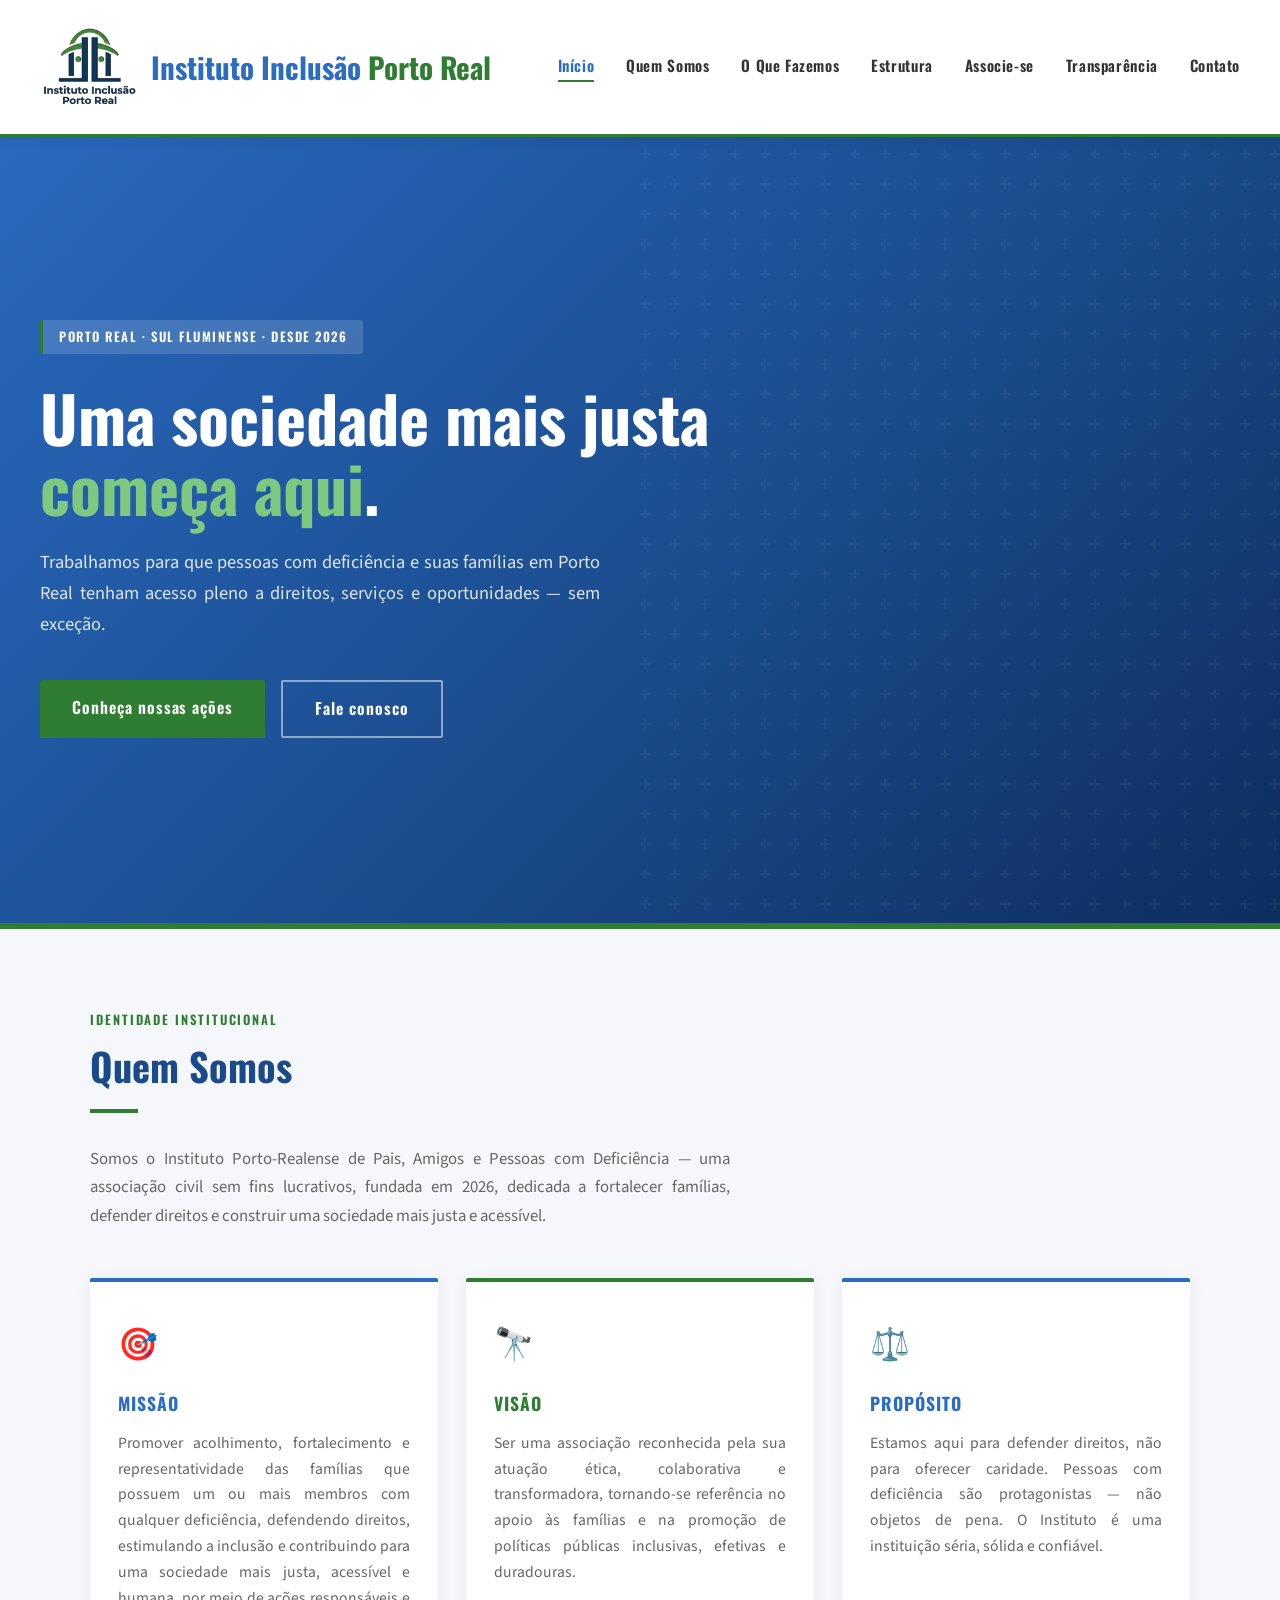
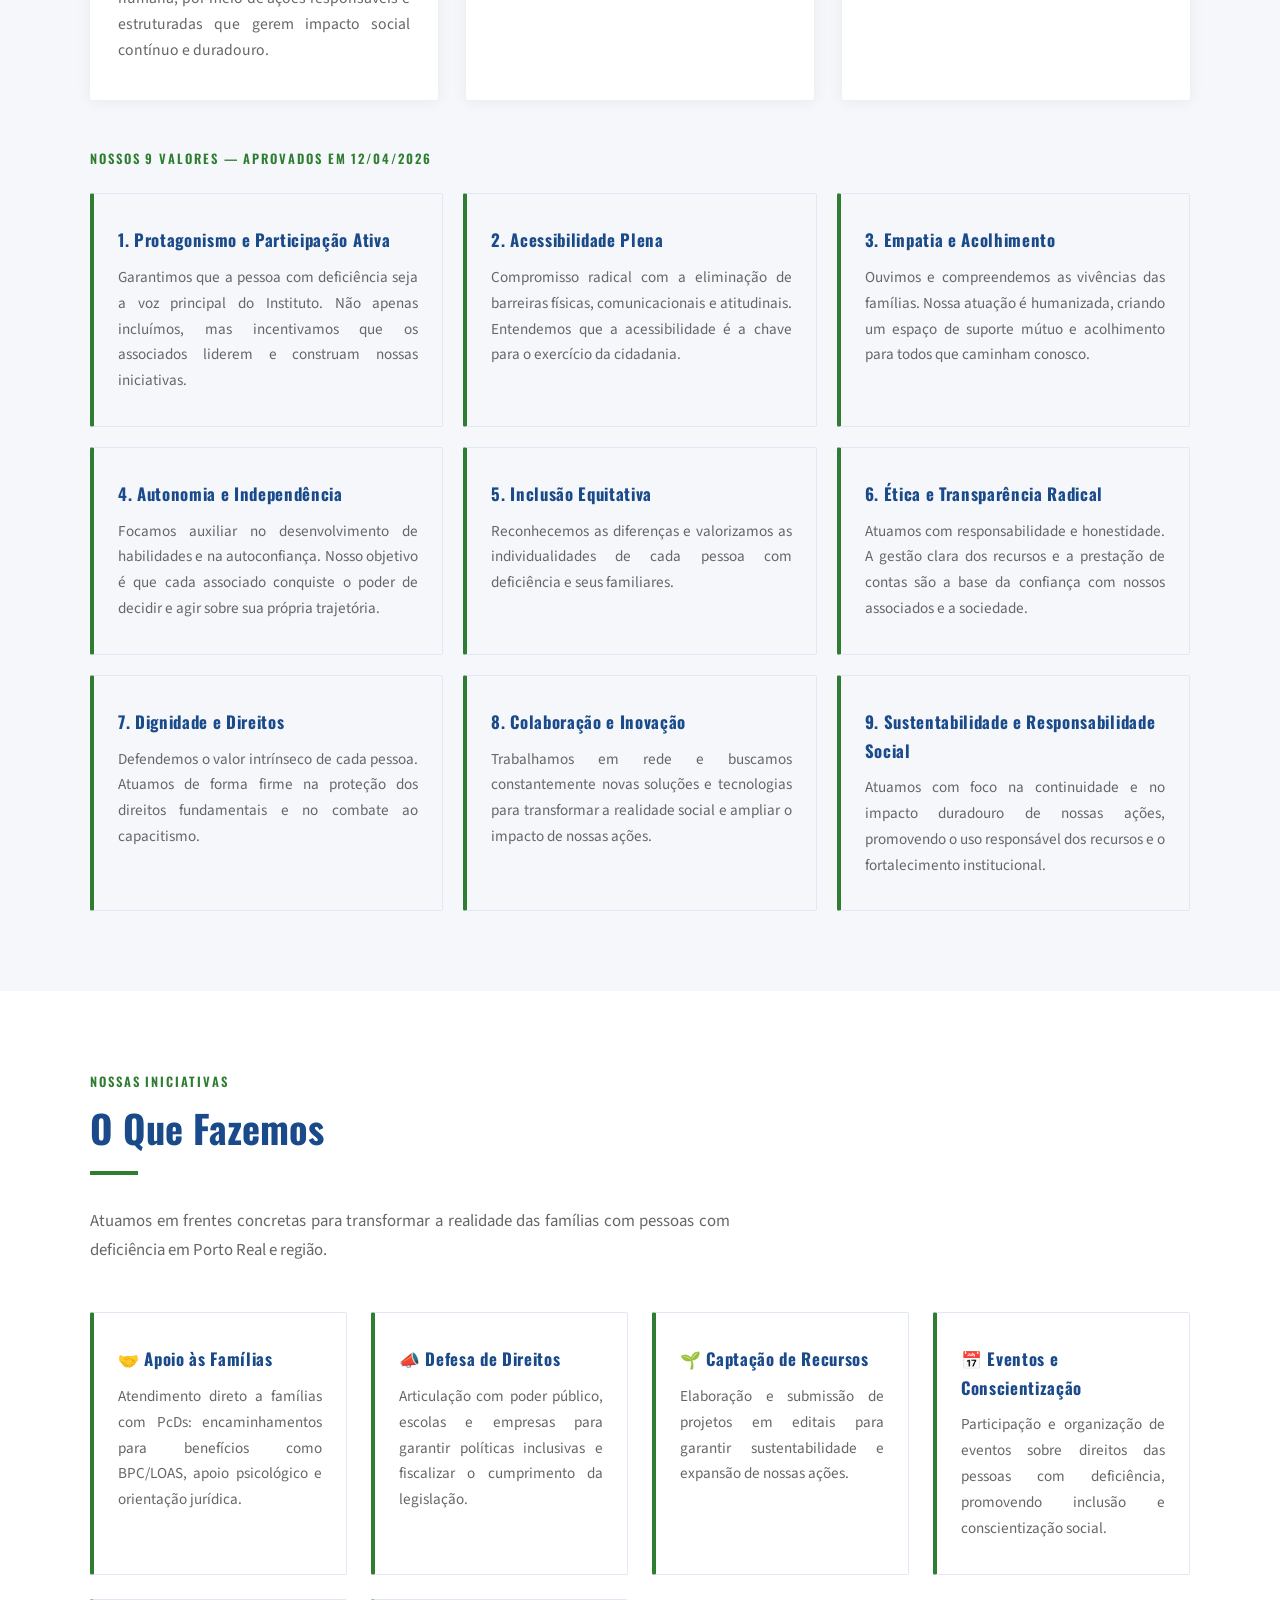
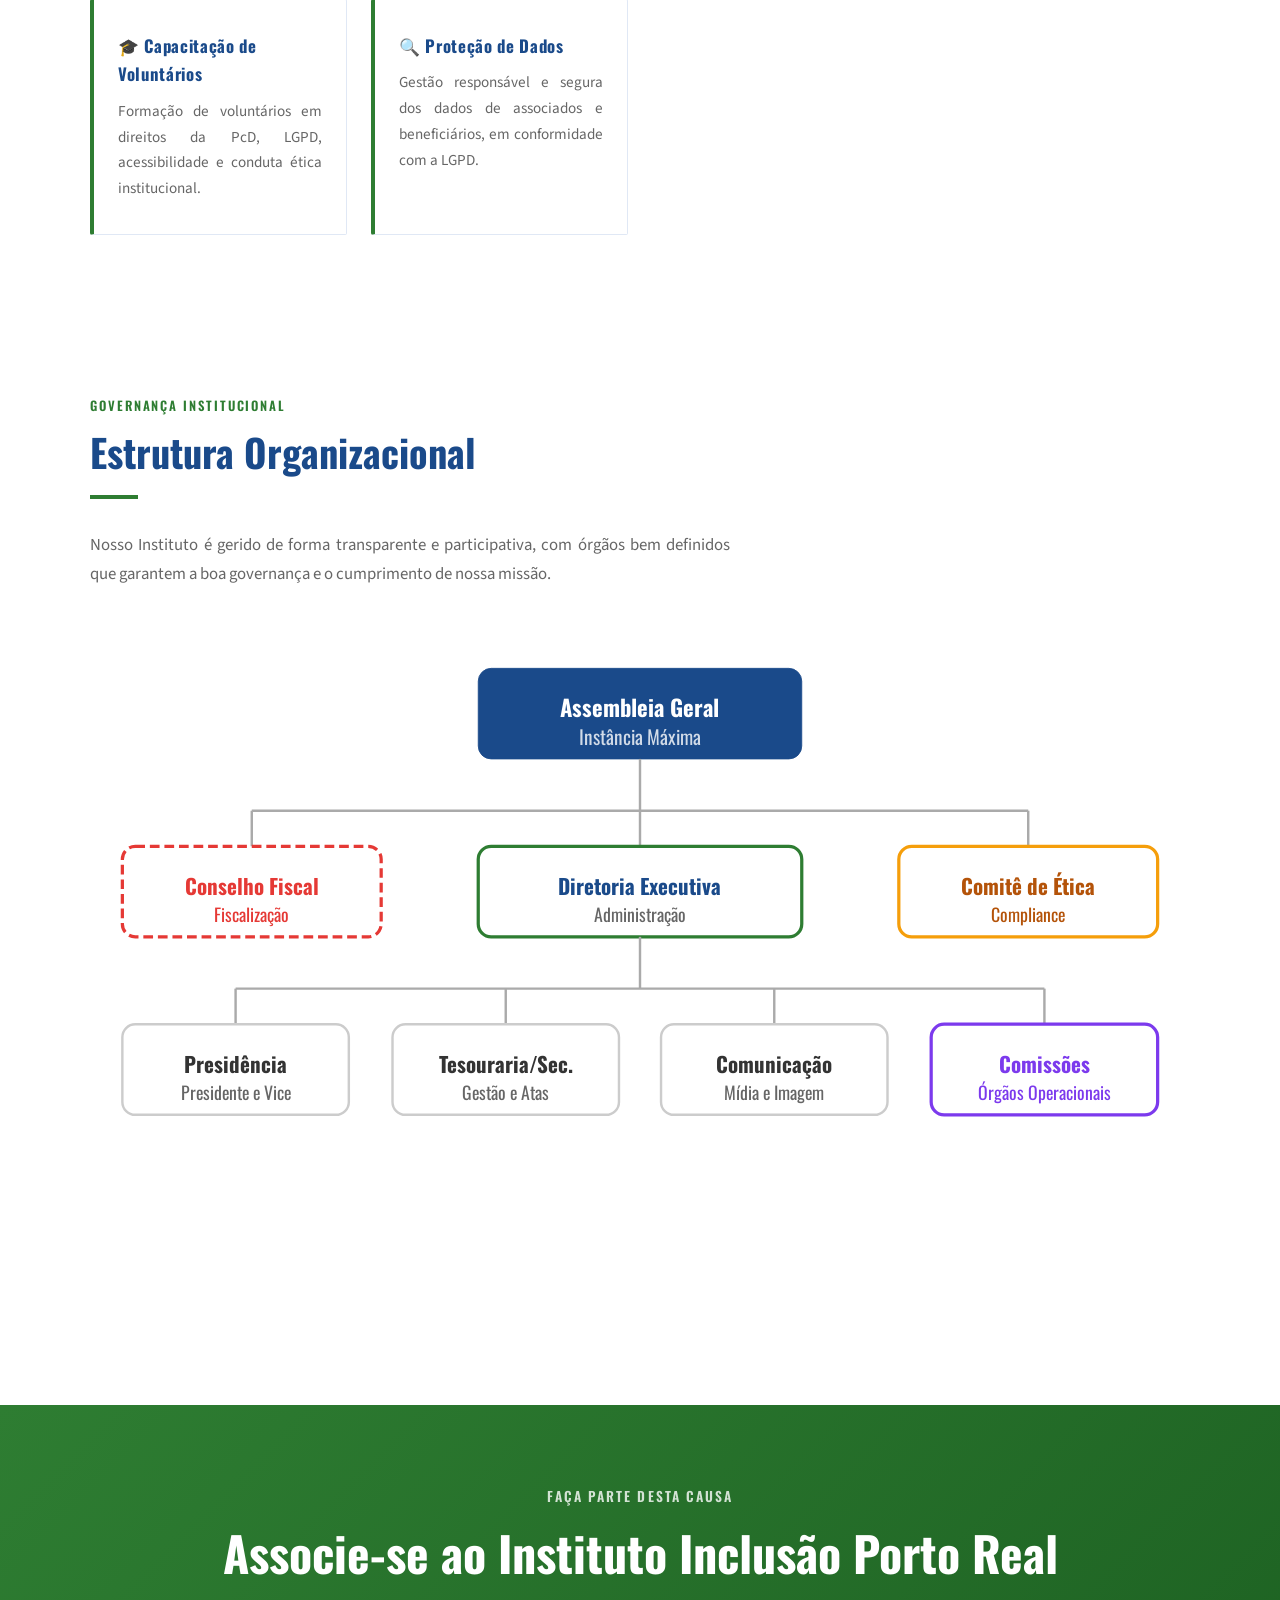
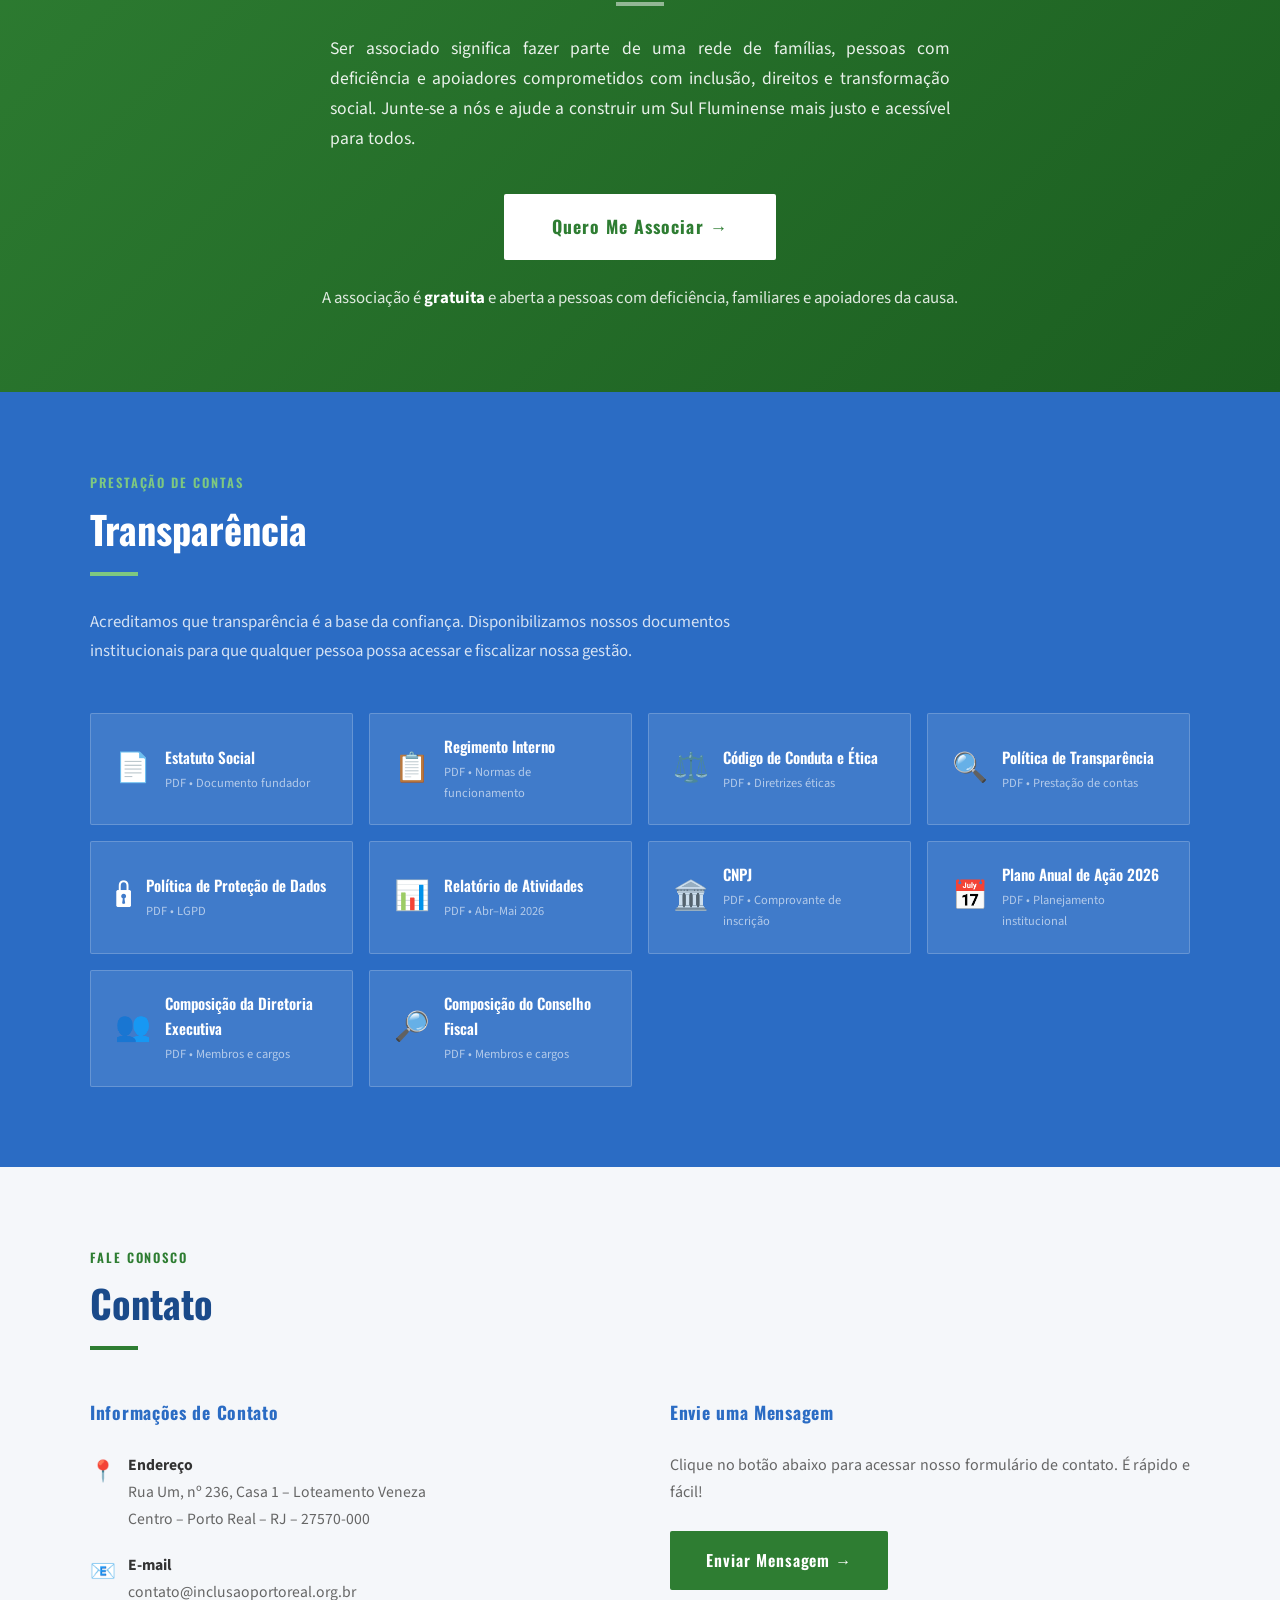
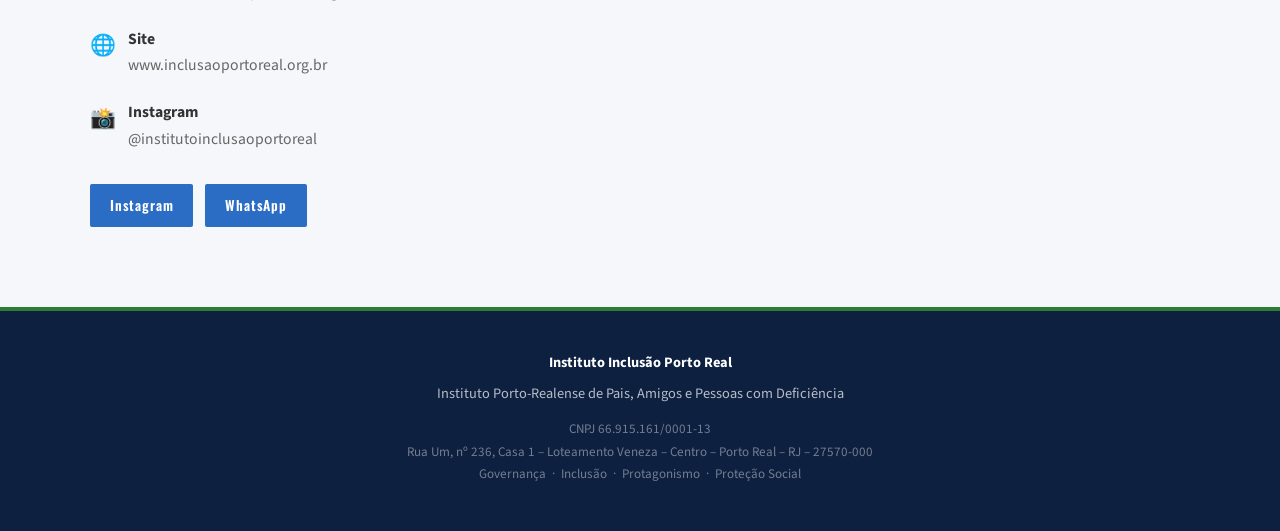
<file: site_iipr (15).html>
<!DOCTYPE html>
<html lang="pt-BR">
<head>
<meta charset="UTF-8">
<meta name="viewport" content="width=device-width, initial-scale=1.0">
<meta name="description" content="Instituto Inclusão Porto Real — Defendendo direitos e promovendo inclusão das pessoas com deficiência no Sul Fluminense.">
<title>Instituto Inclusão Porto Real</title>
<link rel="preconnect" href="https://fonts.googleapis.com">
<link href="https://fonts.googleapis.com/css2?family=Oswald:wght@400;600;700&family=Source+Sans+3:ital,wght@0,300;0,400;0,600;1,400&display=swap" rel="stylesheet">
<style>
  :root {
    --azul: #2B6CC4;
    --azul-escuro: #1a4a8a;
    --azul-claro: #e8f0fb;
    --verde: #2E7D32;
    --verde-claro: #e8f5e9;
    --branco: #ffffff;
    --cinza-claro: #f5f7fa;
    --cinza-texto: #333333;
    --cinza-medio: #666666;
    --font-titulo: 'Oswald', sans-serif;
    --font-corpo: 'Source Sans 3', sans-serif;
  }

  * { margin: 0; padding: 0; box-sizing: border-box; }
  html, body { width: 100%; min-height: 100%; height: auto; overflow-x: hidden; }
  html { scroll-behavior: smooth; }

  body {
    font-family: var(--font-corpo);
    color: var(--cinza-texto);
    background: var(--branco);
    font-size: 17px;
    line-height: 1.7;
  }

  /* ── NAVEGAÇÃO ── */
  nav {
    position: fixed; top: 0; left: 0; right: 0; z-index: 100;
    background: var(--branco);
    border-bottom: 3px solid var(--verde);
    box-shadow: 0 2px 16px rgba(0,0,0,0.08);
    display: flex; align-items: center; justify-content: space-between;
    padding: 0 40px; height: 137px;
  }
  .nav-logo {
    font-family: var(--font-titulo);
    font-size: 1.82rem; font-weight: 700;
    color: var(--azul); text-decoration: none;
    display: flex; align-items: center; gap: 10px;
  }
  .nav-logo span { color: var(--verde); }
  .nav-links { display: flex; gap: 32px; list-style: none; }
  .nav-links a {
    font-family: var(--font-titulo); font-size: 0.95rem; font-weight: 600;
    color: var(--cinza-texto); text-decoration: none; letter-spacing: 0.04em;
    padding: 4px 0; border-bottom: 2px solid transparent;
    transition: color 0.2s, border-color 0.2s;
  }
  .nav-links a:hover { color: var(--azul); border-color: var(--verde); }
  .nav-hamburger { display: none; }

  /* ── HERO ── */
  #inicio {
    min-height: 100vh;
    background: linear-gradient(135deg, var(--azul) 0%, var(--azul-escuro) 60%, #0d2d5e 100%);
    display: flex; align-items: center;
    padding: 160px 40px 60px;
    position: relative; overflow: hidden;
  }
  #inicio::before {
    content: '';
    position: absolute; top: 0; right: 0;
    width: 50%; height: 100%;
    background: url("data:image/svg+xml,%3Csvg width='60' height='60' viewBox='0 0 60 60' xmlns='http://www.w3.org/2000/svg'%3E%3Cg fill='none' fill-rule='evenodd'%3E%3Cg fill='%23ffffff' fill-opacity='0.04'%3E%3Cpath d='M36 34v-4h-2v4h-4v2h4v4h2v-4h4v-2h-4zm0-30V0h-2v4h-4v2h4v4h2V6h4V4h-4zM6 34v-4H4v4H0v2h4v4h2v-4h4v-2H6zM6 4V0H4v4H0v2h4v4h2V6h4V4H6z'/%3E%3C/g%3E%3C/g%3E%3C/svg%3E") repeat;
  }
  #inicio::after {
    content: '';
    position: absolute; bottom: 0; left: 0; right: 0; height: 6px;
    background: var(--verde);
  }
  .hero-content { max-width: 700px; position: relative; z-index: 1; }
  .hero-badge {
    display: inline-block;
    background: rgba(255,255,255,0.15);
    color: #fff; font-family: var(--font-titulo);
    font-size: 0.8rem; letter-spacing: 0.12em; font-weight: 600;
    padding: 6px 16px; border-radius: 2px;
    border-left: 3px solid var(--verde);
    margin-bottom: 28px;
    animation: fadeUp 0.6s ease both;
  }
  .hero-titulo {
    font-family: var(--font-titulo);
    font-size: clamp(2.4rem, 5vw, 4rem);
    font-weight: 700; color: #fff;
    line-height: 1.1; margin-bottom: 24px;
    animation: fadeUp 0.7s ease 0.1s both;
  }
  .hero-titulo span { color: #7ec880; }
  .hero-subtitulo {
    font-size: 1.15rem; color: rgba(255,255,255,0.85);
    margin-bottom: 40px; max-width: 560px;
    text-align: justify;
    animation: fadeUp 0.7s ease 0.2s both;
  }
  .hero-btns {
    display: flex; gap: 16px; flex-wrap: wrap;
    animation: fadeUp 0.7s ease 0.3s both;
  }
  .btn-primario {
    background: var(--verde); color: #fff;
    font-family: var(--font-titulo); font-weight: 600;
    font-size: 1rem; letter-spacing: 0.06em;
    padding: 14px 32px; border-radius: 2px;
    text-decoration: none; border: none; cursor: pointer;
    transition: background 0.2s, transform 0.2s;
  }
  .btn-primario:hover { background: #1b5e20; transform: translateY(-2px); }
  .btn-secundario {
    background: transparent; color: #fff;
    font-family: var(--font-titulo); font-weight: 600;
    font-size: 1rem; letter-spacing: 0.06em;
    padding: 13px 32px; border-radius: 2px;
    text-decoration: none; border: 2px solid rgba(255,255,255,0.5);
    transition: border-color 0.2s, background 0.2s;
  }
  .btn-secundario:hover { border-color: #fff; background: rgba(255,255,255,0.1); }

  /* ── SEÇÕES GERAIS ── */
  section { padding: 80px 40px; }
  .container { max-width: 1100px; margin: 0 auto; }
  .secao-label {
    font-family: var(--font-titulo); font-size: 0.8rem;
    letter-spacing: 0.15em; font-weight: 600;
    color: var(--verde); text-transform: uppercase;
    margin-bottom: 12px;
  }
  .secao-titulo {
    font-family: var(--font-titulo); font-size: clamp(1.8rem, 3vw, 2.6rem);
    font-weight: 700; color: var(--azul-escuro);
    line-height: 1.2; margin-bottom: 20px;
  }
  .secao-linha {
    width: 48px; height: 4px;
    background: var(--verde); margin-bottom: 32px;
  }
  .secao-texto { color: var(--cinza-medio); max-width: 640px; font-size: 1.05rem; text-align: justify; }

  /* ── QUEM SOMOS ── */
  #quem-somos { background: var(--cinza-claro); }
  .mvv-grid {
    display: grid; grid-template-columns: repeat(auto-fit, minmax(280px, 1fr));
    gap: 28px; margin-top: 48px;
  }
  .mvv-card {
    background: var(--branco);
    border-top: 4px solid var(--azul);
    padding: 36px 28px; border-radius: 2px;
    box-shadow: 0 2px 16px rgba(0,0,0,0.06);
    transition: transform 0.2s, box-shadow 0.2s;
  }
  .mvv-card:hover { transform: translateY(-4px); box-shadow: 0 8px 32px rgba(0,0,0,0.10); }
  .mvv-card.verde { border-top-color: var(--verde); }
  .mvv-icone { font-size: 2rem; margin-bottom: 16px; }
  .mvv-card h3 {
    font-family: var(--font-titulo); font-size: 1.1rem;
    font-weight: 700; color: var(--azul); letter-spacing: 0.06em;
    text-transform: uppercase; margin-bottom: 12px;
  }
  .mvv-card.verde h3 { color: var(--verde); }
  .mvv-card p { font-size: 0.98rem; color: var(--cinza-medio); line-height: 1.65; text-align: justify; }

  /* ── O QUE FAZEMOS ── */
  #o-que-fazemos { background: var(--branco); }
  .acoes-grid {
    display: grid; grid-template-columns: repeat(auto-fit, minmax(250px, 1fr));
    gap: 24px; margin-top: 48px;
  }
  .acao-card {
    padding: 32px 24px;
    border: 1px solid #e0e8f5;
    border-radius: 2px;
    border-left: 4px solid var(--verde);
    transition: border-color 0.2s, box-shadow 0.2s;
  }
  .acao-card:hover { border-left-color: var(--azul); box-shadow: 0 4px 20px rgba(0,0,0,0.08); }
  .acao-card h3 {
    font-family: var(--font-titulo); font-size: 1.05rem;
    font-weight: 700; color: var(--azul-escuro);
    margin-bottom: 10px; letter-spacing: 0.04em;
  }
  .acao-card p { font-size: 0.95rem; color: var(--cinza-medio); text-align: justify; }

  /* ── TRANSPARÊNCIA ── */
  #transparencia { background: var(--azul); }
  #transparencia .secao-titulo { color: #fff; }
  #transparencia .secao-label { color: #7ec880; }
  #transparencia .secao-linha { background: #7ec880; }
  #transparencia .secao-texto { color: rgba(255,255,255,0.8); }
  .docs-grid {
    display: grid; grid-template-columns: repeat(auto-fit, minmax(240px, 1fr));
    gap: 16px; margin-top: 48px;
  }
  .doc-item {
    background: rgba(255,255,255,0.1);
    border: 1px solid rgba(255,255,255,0.2);
    border-radius: 2px; padding: 20px 24px;
    display: flex; align-items: center; gap: 14px;
    text-decoration: none; color: #fff;
    transition: background 0.2s;
  }
  .doc-item:hover { background: rgba(255,255,255,0.18); }
  .doc-icone { font-size: 1.8rem; flex-shrink: 0; }
  .doc-nome { font-family: var(--font-titulo); font-size: 0.95rem; font-weight: 600; }
  .doc-tipo { font-size: 0.78rem; color: rgba(255,255,255,0.6); margin-top: 2px; }

  /* ── CONTATO ── */
  #contato { background: var(--cinza-claro); }
  .contato-grid {
    display: grid; grid-template-columns: 1fr 1fr;
    gap: 60px; margin-top: 48px;
  }
  .contato-info h3 {
    font-family: var(--font-titulo); font-size: 1.1rem;
    font-weight: 700; color: var(--azul); margin-bottom: 24px;
    letter-spacing: 0.04em;
  }
  @media (max-width: 768px) {
    .contato-info h3 { font-size: 2.2rem; }
  }
  .contato-linha {
    display: flex; align-items: flex-start; gap: 12px;
    margin-bottom: 20px;
  }
  .contato-linha .ci { font-size: 1.3rem; margin-top: 2px; }
  .contato-linha p { font-size: 0.98rem; color: var(--cinza-medio); text-align: justify; }
  .contato-linha strong { color: var(--cinza-texto); display: block; }
  .redes-sociais { display: flex; gap: 12px; margin-top: 32px; }
  .rede-btn {
    background: var(--azul); color: #fff;
    font-family: var(--font-titulo); font-size: 0.85rem;
    font-weight: 600; letter-spacing: 0.06em;
    padding: 10px 20px; border-radius: 2px;
    text-decoration: none; transition: background 0.2s;
  }
  .rede-btn:hover { background: var(--azul-escuro); }
  .form-contato { display: flex; flex-direction: column; gap: 16px; }
  .form-contato input,
  .form-contato textarea {
    font-family: var(--font-corpo); font-size: 0.98rem;
    padding: 14px 16px; border: 1px solid #d0dcea;
    border-radius: 2px; background: var(--branco);
    color: var(--cinza-texto); outline: none;
    transition: border-color 0.2s;
  }
  .form-contato input:focus,
  .form-contato textarea:focus { border-color: var(--azul); }
  .form-contato textarea { min-height: 120px; resize: vertical; }
  .form-contato button {
    background: var(--verde); color: #fff;
    font-family: var(--font-titulo); font-weight: 600;
    font-size: 1rem; letter-spacing: 0.06em;
    padding: 14px 36px; border: none; border-radius: 2px;
    cursor: pointer; transition: background 0.2s;
    align-self: flex-start;
  }
  .form-contato button:hover { background: #1b5e20; }

  /* ── RODAPÉ ── */
  footer {
    background: #0d2040; color: rgba(255,255,255,0.7);
    padding: 40px; text-align: center;
    border-top: 4px solid var(--verde);
  }
  footer strong { color: #fff; }
  footer p { font-size: 0.9rem; margin-bottom: 6px; }

  /* ── ANIMAÇÕES ── */
  @keyframes fadeUp {
    from { opacity: 0; transform: translateY(24px); }
    to   { opacity: 1; transform: translateY(0); }
  }

  /* ── RESPONSIVO MOBILE ── */
  @media (max-width: 768px) {
    nav {
      padding: 12px 16px;
      height: auto;
      min-height: unset;
    }
    .nav-logo img { height: 150px !important; width: auto !important; }
    .nav-logo { font-size: 2.43rem !important; gap: 14px; }
    .nav-links { display: none; }
    .nav-hamburger {
      display: flex; flex-direction: column;
      gap: 10px; cursor: pointer; padding: 14px;
    }
    .nav-hamburger span {
      display: block; width: 47px; height: 4px;
      background: var(--azul); border-radius: 2px;
    }
    .nav-mobile-menu {
      display: none; flex-direction: column;
      position: fixed; top: 76px; left: 0; right: 0;
      background: var(--branco);
      border-bottom: 3px solid var(--verde);
      box-shadow: 0 4px 20px rgba(0,0,0,0.1);
      z-index: 99; padding: 16px 0;
    }
    .nav-mobile-menu.aberto { display: flex; }
    .nav-mobile-menu a {
      font-family: var(--font-titulo); font-size: 1.65rem;
      font-weight: 600; color: var(--cinza-texto);
      text-decoration: none; padding: 20px 24px;
      border-bottom: 1px solid #f0f0f0;
    }
    .nav-mobile-menu a:hover { color: var(--azul); background: var(--azul-claro); }
    section { padding: 50px 16px; }
    #inicio { padding: 100px 16px 60px; min-height: 100vh; }
    .hero-badge { font-size: 1.8rem; }
    .hero-titulo { font-size: 4.4rem; line-height: 1.2; }
    .hero-subtitulo { font-size: 2.2rem; }
    .hero-btns { flex-direction: column; gap: 12px; }
    .btn-primario, .btn-secundario { text-align: center; padding: 32px 20px; width: 100%; font-size: 2.2rem; }
    .mvv-grid { grid-template-columns: 1fr; }
    .acoes-grid { grid-template-columns: 1fr; }
    .docs-grid { grid-template-columns: 1fr; }
    .contato-grid { grid-template-columns: 1fr; gap: 40px; }
    div[style*="grid-template-columns:repeat(auto-fit,minmax(300px"] { grid-template-columns: 1fr !important; }
    .secao-label { font-size: 1.9rem; }
    .secao-titulo { font-size: 3.8rem; }
    .secao-texto { font-size: 2.2rem; }
    .mvv-card p { font-size: 2.1rem; }
    .mvv-card h3 { font-size: 2.4rem; }
    .acao-card h3 { font-size: 2.3rem; }
    .acao-card p { font-size: 2.1rem; }
    .doc-nome { font-size: 2.1rem; }
    .doc-tipo { font-size: 1.8rem; }
    .contato-linha p { font-size: 2.1rem; }
    .redes-sociais { flex-wrap: wrap; }
    .rede-btn { font-size: 1.7rem; padding: 20px 40px; }
    footer { padding: 32px 20px; font-size: 2rem; }
    footer p { font-size: 1.8rem; margin-bottom: 10px; }
    footer p[style] { font-size: 1.64rem !important; line-height: 1.8; }
    .form-contato input, .form-contato textarea { font-size: 1.3rem; padding: 18px 20px; }
    .form-contato textarea { min-height: 160px; }
    .form-contato button { font-size: 1.3rem; padding: 18px 46px; }
    h3[style*="font-family:var(--font-titulo)"] { font-size: 1.43rem !important; }
  }
</style>
</head>
<body>

<!-- NAVEGAÇÃO -->
<nav role="navigation" aria-label="Menu principal">
  <a href="#inicio" class="nav-logo">
    <img src="[data-uri]" alt="Logo Instituto Inclusão Porto Real" style="height:101px;width:auto;">
    <span style="color:var(--azul);">Instituto Inclusão <span style="color:var(--verde);">Porto Real</span></span>
  </a>
  <ul class="nav-links">
    <li><a href="#inicio">Início</a></li>
    <li><a href="#quem-somos">Quem Somos</a></li>
    <li><a href="#o-que-fazemos">O Que Fazemos</a></li>
    <li><a href="#estrutura">Estrutura</a></li>
    <li><a href="#associe-se">Associe-se</a></li>
    <li><a href="#transparencia">Transparência</a></li>
    <li><a href="#contato">Contato</a></li>
  </ul>
  <div class="nav-hamburger" onclick="toggleMenu()" aria-label="Menu" role="button" tabindex="0">
    <span></span><span></span><span></span>
  </div>
</nav>
<div class="nav-mobile-menu" id="mobileMenu">
  <a href="#inicio" onclick="toggleMenu()">Início</a>
  <a href="#quem-somos" onclick="toggleMenu()">Quem Somos</a>
  <a href="#o-que-fazemos" onclick="toggleMenu()">O Que Fazemos</a>
  <a href="#estrutura" onclick="toggleMenu()">Estrutura</a>
  <a href="#associe-se" onclick="toggleMenu()">Associe-se</a>
  <a href="#transparencia" onclick="toggleMenu()">Transparência</a>
  <a href="#contato" onclick="toggleMenu()">Contato</a>
</div>

<!-- HERO -->
<section id="inicio" aria-label="Apresentação do Instituto">
  <div class="hero-content">
    <div class="hero-badge">PORTO REAL · SUL FLUMINENSE · DESDE 2026</div>
    <h1 class="hero-titulo">
      Uma sociedade mais justa <span>começa aqui</span>.
    </h1>
    <p class="hero-subtitulo">
      Trabalhamos para que pessoas com deficiência e suas famílias em Porto Real tenham acesso pleno a direitos, serviços e oportunidades — sem exceção.
    </p>
    <div class="hero-btns">
      <a href="#o-que-fazemos" class="btn-primario">Conheça nossas ações</a>
      <a href="#contato" class="btn-secundario">Fale conosco</a>
    </div>
  </div>
</section>

<!-- QUEM SOMOS -->
<section id="quem-somos" aria-labelledby="titulo-quem-somos">
  <div class="container">
    <p class="secao-label">Identidade Institucional</p>
    <h2 class="secao-titulo" id="titulo-quem-somos">Quem Somos</h2>
    <div class="secao-linha"></div>
    <p class="secao-texto">
      Somos o Instituto Porto-Realense de Pais, Amigos e Pessoas com Deficiência — uma associação civil sem fins lucrativos, fundada em 2026, dedicada a fortalecer famílias, defender direitos e construir uma sociedade mais justa e acessível.
    </p>
    <div class="mvv-grid">
      <div class="mvv-card">
        <div class="mvv-icone">🎯</div>
        <h3>Missão</h3>
        <p>Promover acolhimento, fortalecimento e representatividade das famílias que possuem um ou mais membros com qualquer deficiência, defendendo direitos, estimulando a inclusão e contribuindo para uma sociedade mais justa, acessível e humana, por meio de ações responsáveis e estruturadas que gerem impacto social contínuo e duradouro.</p>
      </div>
      <div class="mvv-card verde">
        <div class="mvv-icone">🔭</div>
        <h3>Visão</h3>
        <p>Ser uma associação reconhecida pela sua atuação ética, colaborativa e transformadora, tornando-se referência no apoio às famílias e na promoção de políticas públicas inclusivas, efetivas e duradouras.</p>
      </div>
      <div class="mvv-card">
        <div class="mvv-icone">⚖️</div>
        <h3>Propósito</h3>
        <p>Estamos aqui para defender direitos, não para oferecer caridade. Pessoas com deficiência são protagonistas — não objetos de pena. O Instituto é uma instituição séria, sólida e confiável.</p>
      </div>
    </div>

    <div style="margin-top:48px;">
      <p class="secao-label">Nossos 9 Valores — Aprovados em 12/04/2026</p>
      <div style="display:grid;grid-template-columns:repeat(auto-fit,minmax(300px,1fr));gap:20px;margin-top:24px;">
        <div class="acao-card"><h3>1. Protagonismo e Participação Ativa</h3><p>Garantimos que a pessoa com deficiência seja a voz principal do Instituto. Não apenas incluímos, mas incentivamos que os associados liderem e construam nossas iniciativas.</p></div>
        <div class="acao-card"><h3>2. Acessibilidade Plena</h3><p>Compromisso radical com a eliminação de barreiras físicas, comunicacionais e atitudinais. Entendemos que a acessibilidade é a chave para o exercício da cidadania.</p></div>
        <div class="acao-card"><h3>3. Empatia e Acolhimento</h3><p>Ouvimos e compreendemos as vivências das famílias. Nossa atuação é humanizada, criando um espaço de suporte mútuo e acolhimento para todos que caminham conosco.</p></div>
        <div class="acao-card"><h3>4. Autonomia e Independência</h3><p>Focamos auxiliar no desenvolvimento de habilidades e na autoconfiança. Nosso objetivo é que cada associado conquiste o poder de decidir e agir sobre sua própria trajetória.</p></div>
        <div class="acao-card"><h3>5. Inclusão Equitativa</h3><p>Reconhecemos as diferenças e valorizamos as individualidades de cada pessoa com deficiência e seus familiares.</p></div>
        <div class="acao-card"><h3>6. Ética e Transparência Radical</h3><p>Atuamos com responsabilidade e honestidade. A gestão clara dos recursos e a prestação de contas são a base da confiança com nossos associados e a sociedade.</p></div>
        <div class="acao-card"><h3>7. Dignidade e Direitos</h3><p>Defendemos o valor intrínseco de cada pessoa. Atuamos de forma firme na proteção dos direitos fundamentais e no combate ao capacitismo.</p></div>
        <div class="acao-card"><h3>8. Colaboração e Inovação</h3><p>Trabalhamos em rede e buscamos constantemente novas soluções e tecnologias para transformar a realidade social e ampliar o impacto de nossas ações.</p></div>
        <div class="acao-card"><h3>9. Sustentabilidade e Responsabilidade Social</h3><p>Atuamos com foco na continuidade e no impacto duradouro de nossas ações, promovendo o uso responsável dos recursos e o fortalecimento institucional.</p></div>
      </div>
    </div>
  </div>
</section>

<!-- O QUE FAZEMOS -->
<section id="o-que-fazemos" aria-labelledby="titulo-acoes">
  <div class="container">
    <p class="secao-label">Nossas Iniciativas</p>
    <h2 class="secao-titulo" id="titulo-acoes">O Que Fazemos</h2>
    <div class="secao-linha"></div>
    <p class="secao-texto">Atuamos em frentes concretas para transformar a realidade das famílias com pessoas com deficiência em Porto Real e região.</p>
    <div class="acoes-grid">
      <div class="acao-card"><h3>🤝 Apoio às Famílias</h3><p>Atendimento direto a famílias com PcDs: encaminhamentos para benefícios como BPC/LOAS, apoio psicológico e orientação jurídica.</p></div>
      <div class="acao-card"><h3>📣 Defesa de Direitos</h3><p>Articulação com poder público, escolas e empresas para garantir políticas inclusivas e fiscalizar o cumprimento da legislação.</p></div>
      <div class="acao-card"><h3>🌱 Captação de Recursos</h3><p>Elaboração e submissão de projetos em editais para garantir sustentabilidade e expansão de nossas ações.</p></div>
      <div class="acao-card"><h3>📅 Eventos e Conscientização</h3><p>Participação e organização de eventos sobre direitos das pessoas com deficiência, promovendo inclusão e conscientização social.</p></div>
      <div class="acao-card"><h3>🎓 Capacitação de Voluntários</h3><p>Formação de voluntários em direitos da PcD, LGPD, acessibilidade e conduta ética institucional.</p></div>
      <div class="acao-card"><h3>🔍 Proteção de Dados</h3><p>Gestão responsável e segura dos dados de associados e beneficiários, em conformidade com a LGPD.</p></div>
    </div>
  </div>
</section>



<!-- ESTRUTURA ORGANIZACIONAL -->
<section id="estrutura" aria-labelledby="titulo-estrutura" style="background: var(--branco);">
  <div class="container">
    <p class="secao-label">Governança Institucional</p>
    <h2 class="secao-titulo" id="titulo-estrutura">Estrutura Organizacional</h2>
    <div class="secao-linha"></div>
    <p class="secao-texto" style="text-align:justify;">Nosso Instituto é gerido de forma transparente e participativa, com órgãos bem definidos que garantem a boa governança e o cumprimento de nossa missão.</p>

    <div style="margin-top:48px; overflow-x:auto;">
      <svg width="100%" viewBox="0 0 680 420" role="img" xmlns="http://www.w3.org/2000/svg">
        <title>Estrutura Organizacional do IIPR</title>
        <desc>Organograma com Assembleia Geral no topo, Conselho Fiscal, Diretoria Executiva e Comitê de Ética no segundo nível, e Presidência, Tesouraria, Comunicação e Comissões no terceiro nível.</desc>

        <!-- ASSEMBLEIA GERAL -->
        <rect x="240" y="20" width="200" height="56" rx="8" fill="#1a4a8a" stroke="#1a4a8a" stroke-width="0.5"/>
        <text font-family="Oswald, sans-serif" font-size="14" font-weight="700" fill="#fff" x="340" y="44" text-anchor="middle" dominant-baseline="central">Assembleia Geral</text>
        <text font-family="Oswald, sans-serif" font-size="12" fill="rgba(255,255,255,0.8)" x="340" y="62" text-anchor="middle" dominant-baseline="central">Instância Máxima</text>

        <!-- LINHA VERTICAL TOPO -->
        <line x1="340" y1="76" x2="340" y2="108" stroke="#aaa" stroke-width="1.5"/>

        <!-- BARRA HORIZONTAL NÍVEL 2 -->
        <!-- da borda esquerda da caixa esquerda ao centro da caixa central -->
        <line x1="100" y1="108" x2="580" y2="108" stroke="#aaa" stroke-width="1.5"/>

        <!-- LINHAS VERTICAIS PARA OS 3 ÓRGÃOS -->
        <line x1="100" y1="108" x2="100" y2="130" stroke="#aaa" stroke-width="1.5"/>
        <line x1="340" y1="108" x2="340" y2="130" stroke="#aaa" stroke-width="1.5"/>
        <line x1="580" y1="108" x2="580" y2="130" stroke="#aaa" stroke-width="1.5"/>

        <!-- CONSELHO FISCAL -->
        <rect x="20" y="130" width="160" height="56" rx="8" fill="none" stroke="#e53935" stroke-width="2" stroke-dasharray="6 3"/>
        <text font-family="Oswald, sans-serif" font-size="13" font-weight="700" fill="#e53935" x="100" y="154" text-anchor="middle" dominant-baseline="central">Conselho Fiscal</text>
        <text font-family="Oswald, sans-serif" font-size="11" fill="#e53935" x="100" y="172" text-anchor="middle" dominant-baseline="central">Fiscalização</text>

        <!-- DIRETORIA EXECUTIVA -->
        <rect x="240" y="130" width="200" height="56" rx="8" fill="none" stroke="#2E7D32" stroke-width="2"/>
        <text font-family="Oswald, sans-serif" font-size="13" font-weight="700" fill="#1a4a8a" x="340" y="154" text-anchor="middle" dominant-baseline="central">Diretoria Executiva</text>
        <text font-family="Oswald, sans-serif" font-size="11" fill="#666" x="340" y="172" text-anchor="middle" dominant-baseline="central">Administração</text>

        <!-- COMITÊ DE ÉTICA -->
        <rect x="500" y="130" width="160" height="56" rx="8" fill="none" stroke="#f59e0b" stroke-width="2"/>
        <text font-family="Oswald, sans-serif" font-size="13" font-weight="700" fill="#b45309" x="580" y="154" text-anchor="middle" dominant-baseline="central">Comitê de Ética</text>
        <text font-family="Oswald, sans-serif" font-size="11" fill="#b45309" x="580" y="172" text-anchor="middle" dominant-baseline="central">Compliance</text>

        <!-- LINHA VERTICAL DA DIRETORIA PARA NÍVEL 3 -->
        <line x1="340" y1="186" x2="340" y2="218" stroke="#aaa" stroke-width="1.5"/>

        <!-- BARRA HORIZONTAL NÍVEL 3 -->
        <line x1="90" y1="218" x2="590" y2="218" stroke="#aaa" stroke-width="1.5"/>

        <!-- LINHAS VERTICAIS PARA OS 4 SUBÓRGÃOS -->
        <line x1="90"  y1="218" x2="90"  y2="240" stroke="#aaa" stroke-width="1.5"/>
        <line x1="257" y1="218" x2="257" y2="240" stroke="#aaa" stroke-width="1.5"/>
        <line x1="423" y1="218" x2="423" y2="240" stroke="#aaa" stroke-width="1.5"/>
        <line x1="590" y1="218" x2="590" y2="240" stroke="#aaa" stroke-width="1.5"/>

        <!-- PRESIDÊNCIA -->
        <rect x="20" y="240" width="140" height="56" rx="8" fill="none" stroke="#ccc" stroke-width="1.5"/>
        <text font-family="Oswald, sans-serif" font-size="13" font-weight="700" fill="#333" x="90" y="264" text-anchor="middle" dominant-baseline="central">Presidência</text>
        <text font-family="Oswald, sans-serif" font-size="11" fill="#666" x="90" y="282" text-anchor="middle" dominant-baseline="central">Presidente e Vice</text>

        <!-- TESOURARIA -->
        <rect x="187" y="240" width="140" height="56" rx="8" fill="none" stroke="#ccc" stroke-width="1.5"/>
        <text font-family="Oswald, sans-serif" font-size="13" font-weight="700" fill="#333" x="257" y="264" text-anchor="middle" dominant-baseline="central">Tesouraria/Sec.</text>
        <text font-family="Oswald, sans-serif" font-size="11" fill="#666" x="257" y="282" text-anchor="middle" dominant-baseline="central">Gestão e Atas</text>

        <!-- COMUNICAÇÃO -->
        <rect x="353" y="240" width="140" height="56" rx="8" fill="none" stroke="#ccc" stroke-width="1.5"/>
        <text font-family="Oswald, sans-serif" font-size="13" font-weight="700" fill="#333" x="423" y="264" text-anchor="middle" dominant-baseline="central">Comunicação</text>
        <text font-family="Oswald, sans-serif" font-size="11" fill="#666" x="423" y="282" text-anchor="middle" dominant-baseline="central">Mídia e Imagem</text>

        <!-- COMISSÕES -->
        <rect x="520" y="240" width="140" height="56" rx="8" fill="none" stroke="#7c3aed" stroke-width="2"/>
        <text font-family="Oswald, sans-serif" font-size="13" font-weight="700" fill="#7c3aed" x="590" y="264" text-anchor="middle" dominant-baseline="central">Comissões</text>
        <text font-family="Oswald, sans-serif" font-size="11" fill="#7c3aed" x="590" y="282" text-anchor="middle" dominant-baseline="central">Órgãos Operacionais</text>

      </svg>
    </div>
  </div>
</section>



<!-- ASSOCIE-SE -->
<section id="associe-se" aria-labelledby="titulo-associe" style="background: linear-gradient(135deg, var(--verde) 0%, #1b5e20 100%); position:relative; overflow:hidden;">
  <div style="position:absolute; top:0; right:0; width:40%; height:100%; background:url('data:image/svg+xml,%3Csvg width='60' height='60' viewBox='0 0 60 60' xmlns='http://www.w3.org/2000/svg'%3E%3Cg fill='none' fill-rule='evenodd'%3E%3Cg fill='%23ffffff' fill-opacity='0.06'%3E%3Cpath d='M36 34v-4h-2v4h-4v2h4v4h2v-4h4v-2h-4zm0-30V0h-2v4h-4v2h4v4h2V6h4V4h-4zM6 34v-4H4v4H0v2h4v4h2v-4h4v-2H6zM6 4V0H4v4H0v2h4v4h2V6h4V4H6z'/%3E%3C/g%3E%3C/g%3E%3C/svg%3E') repeat;"></div>
  <div class="container" style="position:relative; z-index:1; text-align:center;">
    <p style="font-family:var(--font-titulo); font-size:0.85rem; letter-spacing:0.15em; font-weight:600; color:rgba(255,255,255,0.8); text-transform:uppercase; margin-bottom:16px;">Faça Parte desta Causa</p>
    <h2 style="font-family:var(--font-titulo); font-size:clamp(2rem, 4vw, 3rem); font-weight:700; color:#fff; line-height:1.2; margin-bottom:20px;" id="titulo-associe">
      Associe-se ao Instituto Inclusão Porto Real
    </h2>
    <div style="width:48px; height:4px; background:rgba(255,255,255,0.5); margin:0 auto 28px;"></div>
    <p style="font-size:1.1rem; color:rgba(255,255,255,0.9); max-width:620px; margin:0 auto 40px; line-height:1.7; text-align:justify;">
      Ser associado significa fazer parte de uma rede de famílias, pessoas com deficiência e apoiadores comprometidos com inclusão, direitos e transformação social. Junte-se a nós e ajude a construir um Sul Fluminense mais justo e acessível para todos.
    </p>
    <div style="display:flex; justify-content:center; gap:20px; flex-wrap:wrap;">
      <a href="https://docs.google.com/forms/d/1pthXvcCTWPK3XtPZ8GUzKjQr0Q_hzvtj5CsZeGSKROQ/edit" target="_blank" rel="noopener"
        style="background:#fff; color:var(--verde); font-family:var(--font-titulo); font-weight:700; font-size:1.1rem; letter-spacing:0.06em; padding:18px 48px; border-radius:2px; text-decoration:none; transition:all 0.2s; display:inline-block;">
        Quero Me Associar →
      </a>
    </div>
    <p style="margin-top:24px; font-size:1.05rem; color:rgba(255,255,255,0.85);">
      A associação é <strong style="color:#fff;">gratuita</strong> e aberta a pessoas com deficiência, familiares e apoiadores da causa.
    </p>
  </div>
</section>

<!-- TRANSPARÊNCIA -->
<section id="transparencia" aria-labelledby="titulo-trans">
  <div class="container">
    <p class="secao-label">Prestação de Contas</p>
    <h2 class="secao-titulo" id="titulo-trans">Transparência</h2>
    <div class="secao-linha"></div>
    <p class="secao-texto">Acreditamos que transparência é a base da confiança. Disponibilizamos nossos documentos institucionais para que qualquer pessoa possa acessar e fiscalizar nossa gestão.</p>
    <div class="docs-grid">
      <a href="https://drive.google.com/file/d/15NC-9VbApOBeM2FF0Z4u9e9tq-7BBFQ6/view?usp=sharing" class="doc-item" target="_blank" rel="noopener"><span class="doc-icone">📄</span><div><div class="doc-nome">Estatuto Social</div><div class="doc-tipo">PDF • Documento fundador</div></div></a>
      <a href="https://drive.google.com/file/d/1n-XWvrLFBDKf7DhdERtbSc42TKPBgLtB/view?usp=drive_link" class="doc-item" target="_blank" rel="noopener"><span class="doc-icone">📋</span><div><div class="doc-nome">Regimento Interno</div><div class="doc-tipo">PDF • Normas de funcionamento</div></div></a>
      <a href="https://drive.google.com/file/d/1Ixopj7CC7rJKrRGW4HODSmJoUuuyKdAa/view?usp=drive_link" class="doc-item" target="_blank" rel="noopener"><span class="doc-icone">⚖️</span><div><div class="doc-nome">Código de Conduta e Ética</div><div class="doc-tipo">PDF • Diretrizes éticas</div></div></a>
      <a href="https://drive.google.com/file/d/1vqPRBd1K7TgyhOGSfmT9FvZpPHQ3Upnz/view?usp=drive_link" class="doc-item" target="_blank" rel="noopener"><span class="doc-icone">🔍</span><div><div class="doc-nome">Política de Transparência</div><div class="doc-tipo">PDF • Prestação de contas</div></div></a>
      <a href="https://drive.google.com/file/d/1dZ682Ozy2mj7DO-1opOfdTfKfczrwF2_/view?usp=drive_link" class="doc-item" target="_blank" rel="noopener"><span class="doc-icone">🔒</span><div><div class="doc-nome">Política de Proteção de Dados</div><div class="doc-tipo">PDF • LGPD</div></div></a>
      <a href="https://drive.google.com/file/d/1dbnmWXZBdiZIwcIMwkCuaWncyB5WFtQN/view?usp=drive_link" class="doc-item" target="_blank" rel="noopener"><span class="doc-icone">📊</span><div><div class="doc-nome">Relatório de Atividades</div><div class="doc-tipo">PDF • Abr–Mai 2026</div></div></a>
      <a href="https://drive.google.com/file/d/1OnJ1_CMlRlvf3g9zi0Wduw5qOd2EJW9Z/view?usp=drive_link" class="doc-item" target="_blank" rel="noopener"><span class="doc-icone">🏛️</span><div><div class="doc-nome">CNPJ</div><div class="doc-tipo">PDF • Comprovante de inscrição</div></div></a>
      <a href="https://drive.google.com/file/d/11ylkA0vUPsVCgmlmbP7ZA2Xnl3Dp64Zt/view?usp=drive_link" class="doc-item" target="_blank" rel="noopener"><span class="doc-icone">📅</span><div><div class="doc-nome">Plano Anual de Ação 2026</div><div class="doc-tipo">PDF • Planejamento institucional</div></div></a>
      <a href="https://drive.google.com/file/d/14qQl7WeeI_Oncs2066KkGuiSSrnHgo0q/view?usp=drive_link" class="doc-item" target="_blank" rel="noopener"><span class="doc-icone">👥</span><div><div class="doc-nome">Composição da Diretoria Executiva</div><div class="doc-tipo">PDF • Membros e cargos</div></div></a>
      <a href="https://drive.google.com/file/d/1YAqoTSvYI5ge8IqFNivkgXE4uIpNleD0/view?usp=drive_link" class="doc-item" target="_blank" rel="noopener"><span class="doc-icone">🔎</span><div><div class="doc-nome">Composição do Conselho Fiscal</div><div class="doc-tipo">PDF • Membros e cargos</div></div></a>
    </div>
  </div>
</section>

<!-- CONTATO -->
<section id="contato" aria-labelledby="titulo-contato">
  <div class="container">
    <p class="secao-label">Fale Conosco</p>
    <h2 class="secao-titulo" id="titulo-contato">Contato</h2>
    <div class="secao-linha"></div>
    <div class="contato-grid">
      <div class="contato-info">
        <h3>Informações de Contato</h3>
        <div class="contato-linha"><span class="ci">📍</span><p><strong>Endereço</strong>Rua Um, nº 236, Casa 1 – Loteamento Veneza<br>Centro – Porto Real – RJ – 27570-000</p></div>
        <div class="contato-linha"><span class="ci">📧</span><p><strong>E-mail</strong>contato@inclusaoportoreal.org.br</p></div>
        <div class="contato-linha"><span class="ci">🌐</span><p><strong>Site</strong>www.inclusaoportoreal.org.br</p></div>
        <div class="contato-linha"><span class="ci">📸</span><p><strong>Instagram</strong>@institutoinclusaoportoreal</p></div>
        <div class="redes-sociais">
          <a href="https://instagram.com/institutoinclusaoportoreal" class="rede-btn" target="_blank" rel="noopener">Instagram</a>
          <a href="https://wa.me/55" class="rede-btn" target="_blank" rel="noopener">WhatsApp</a>
        </div>
      </div>
      <div>
        <h3 style="font-family:var(--font-titulo);font-size:1.1rem;font-weight:700;color:var(--azul);margin-bottom:24px;letter-spacing:0.04em;">Envie uma Mensagem</h3>
        <p style="font-size:1rem; color:var(--cinza-medio); margin-bottom:24px; text-align:justify;">
          Clique no botão abaixo para acessar nosso formulário de contato. É rápido e fácil!
        </p>
        <a href="https://docs.google.com/forms/d/e/1FAIpQLSfuycOaCoMNoOOf3ff9uwwSa8xwUzipm02M6t0xQxNLlzJBJQ/viewform?usp=publish-editor"
           target="_blank" rel="noopener"
           style="display:inline-block; background:var(--verde); color:#fff; font-family:var(--font-titulo); font-weight:600; font-size:1rem; letter-spacing:0.06em; padding:16px 36px; border-radius:2px; text-decoration:none; transition:background 0.2s;">
          Enviar Mensagem →
        </a>
      </div>
    </div>
  </div>
</section>

<!-- RODAPÉ -->
<footer role="contentinfo">
  <p><strong>Instituto Inclusão Porto Real</strong></p>
  <p>Instituto Porto-Realense de Pais, Amigos e Pessoas com Deficiência</p>
  <p style="margin-top:12px;font-size:0.82rem;opacity:0.6;">
    CNPJ 66.915.161/0001-13<br>
    Rua Um, nº 236, Casa 1 – Loteamento Veneza – Centro – Porto Real – RJ – 27570-000<br>
    Governança &nbsp;·&nbsp; Inclusão &nbsp;·&nbsp; Protagonismo &nbsp;·&nbsp; Proteção Social
  </p>
</footer>

<script>
  function toggleMenu() {
    const menu = document.getElementById('mobileMenu');
    menu.classList.toggle('aberto');
  }
  document.addEventListener('click', function(e) {
    const menu = document.getElementById('mobileMenu');
    const hamburger = document.querySelector('.nav-hamburger');
    if (menu && hamburger && !menu.contains(e.target) && !hamburger.contains(e.target)) {
      menu.classList.remove('aberto');
    }
  });
  const sections = document.querySelectorAll('section[id]');
  const navLinks = document.querySelectorAll('.nav-links a');
  window.addEventListener('scroll', () => {
    let current = '';
    sections.forEach(s => { if (window.scrollY >= s.offsetTop - 100) current = s.id; });
    navLinks.forEach(a => {
      a.style.color = a.getAttribute('href') === '#' + current ? 'var(--azul)' : '';
      a.style.borderColor = a.getAttribute('href') === '#' + current ? 'var(--verde)' : 'transparent';
    });
  });

</script>
</body>
</html>
</file>
